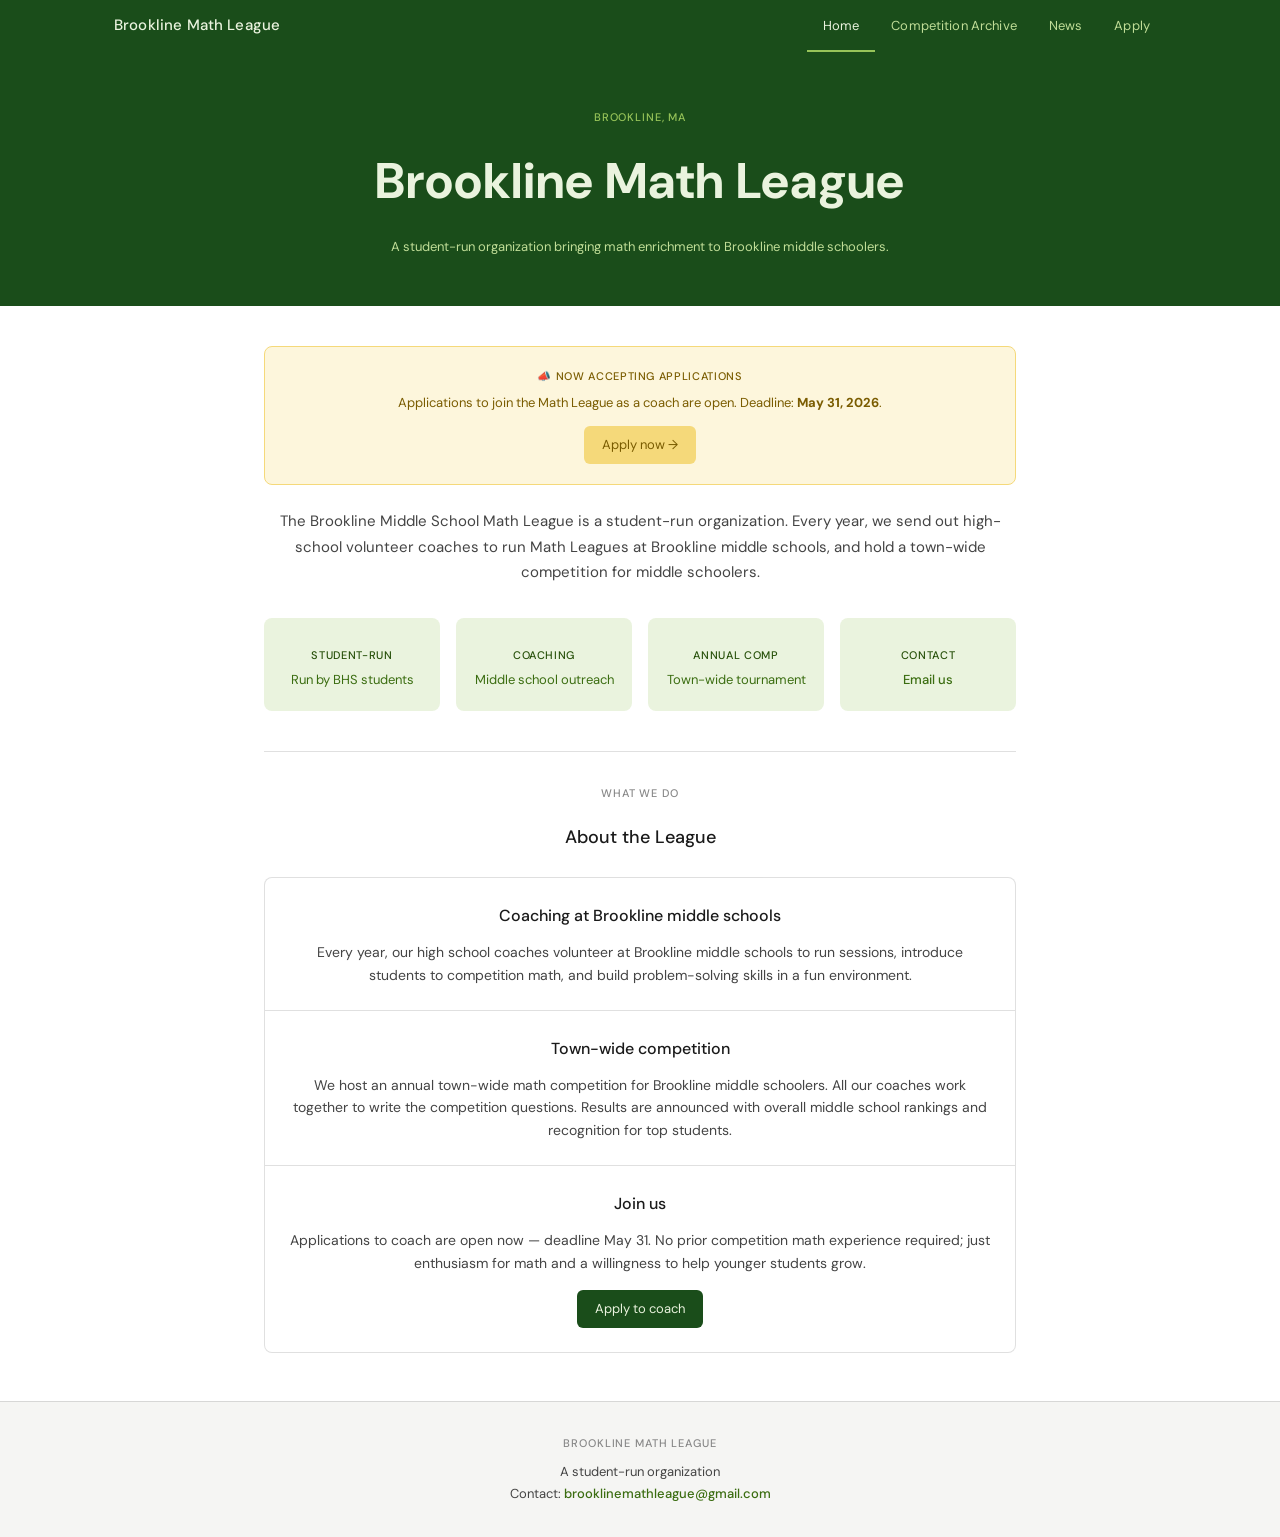
<file: index.html>
<!DOCTYPE html>
<html lang="en">
<head>
  <meta charset="UTF-8" />
  <meta name="viewport" content="width=device-width, initial-scale=1.0" />
  <title>Brookline Math League</title>
  <meta name="description" content="A student-run organization a bringing math enrichment and competition experience to Brookline middle schoolers." />
  <link rel="stylesheet" href="style.css" />
</head>
<body>

<header>
  <nav class="nav-inner">
    <a class="nav-brand" href="index.html">Brookline Math League</a>
    <ul class="nav-links">
      <li><a href="index.html" class="active">Home</a></li>
      <li><a href="competition-archive.html">Competition Archive</a></li>
      <li><a href="news.html">News</a></li>
      <li><a href="apply.html">Apply</a></li>
    </ul>
  </nav>
</header>

<div class="hero">
  <div class="hero-eyebrow">Brookline, MA</div>
  <h1><b>Brookline Math League</b></h1>
  <p>A student-run organization bringing math enrichment to Brookline middle schoolers.</p>
</div>

<main>

  <div class="notice notice-gold">
    <div class="notice-title">📣 Now Accepting Applications</div>
    <p>Applications to join the Math League as a coach are open. Deadline: <strong>May 31, 2026</strong>.</p>
    <div style="margin-top:0.75rem;">
      <a href="https://forms.gle/GKgvSdBBaipKtwSX9" target="_blank" class="btn btn-gold">Apply now →</a>
    </div>
  </div>

  <p class="intro-text">
    The Brookline Middle School Math League is a student-run organization. Every year, we send out high-school volunteer coaches to run Math Leagues at Brookline middle schools, and hold a town-wide competition for middle schoolers.
  </p>

  <div class="highlights">
    <div class="highlight-card">
      <div class="hc-icon"></div>
      <div class="hc-label">Student-run</div>
      <div class="hc-value">Run by BHS students</div>
    </div>
    <div class="highlight-card">
      <div class="hc-icon"></div>
      <div class="hc-label">Coaching</div>
      <div class="hc-value">Middle school outreach</div>
    </div>
    <div class="highlight-card">
      <div class="hc-icon"></div>
      <div class="hc-label">Annual comp</div>
      <div class="hc-value">Town-wide tournament</div>
    </div>
    <div class="highlight-card">
      <div class="hc-icon"></div>
      <div class="hc-label">Contact</div>
      <div class="hc-value"><a href="mailto:brooklinemathleague@gmail.com">Email us</a></div>
    </div>
  </div>

  <hr class="divider" />

  <div class="section-label">What we do</div>
  <h2 class="section-heading">About the League</h2>

  <div class="block-stack">
    <div class="content-block">
      <h3>Coaching at Brookline middle schools</h3>
      <p>Every year, our high school coaches volunteer at Brookline middle schools to run sessions, introduce students to competition math, and build problem-solving skills in a fun environment.</p>
    </div>
    <div class="content-block">
      <h3>Town-wide competition</h3>
      <p>We host an annual town-wide math competition for Brookline middle schoolers. All our coaches work together to write the competition questions. Results are announced with overall middle school rankings and recognition for top students.</p>
    </div>
    <div class="content-block">
      <h3>Join us</h3>
      <p>Applications to coach are open now — deadline May 31. No prior competition math experience required; just enthusiasm for math and a willingness to help younger students grow.</p>
      <div style="margin-top:1rem;">
        <a href="apply.html" class="btn btn-primary">Apply to coach</a>
      </div>
    </div>
  </div>

</main>

<footer>
  <div class="footer-label">Brookline Math League</div>
  <p>A student-run organization<br />
  Contact: <a href="mailto:brooklinemathleague@gmail.com">brooklinemathleague@gmail.com</a></p>
</footer>

</body>
</html>
</file>
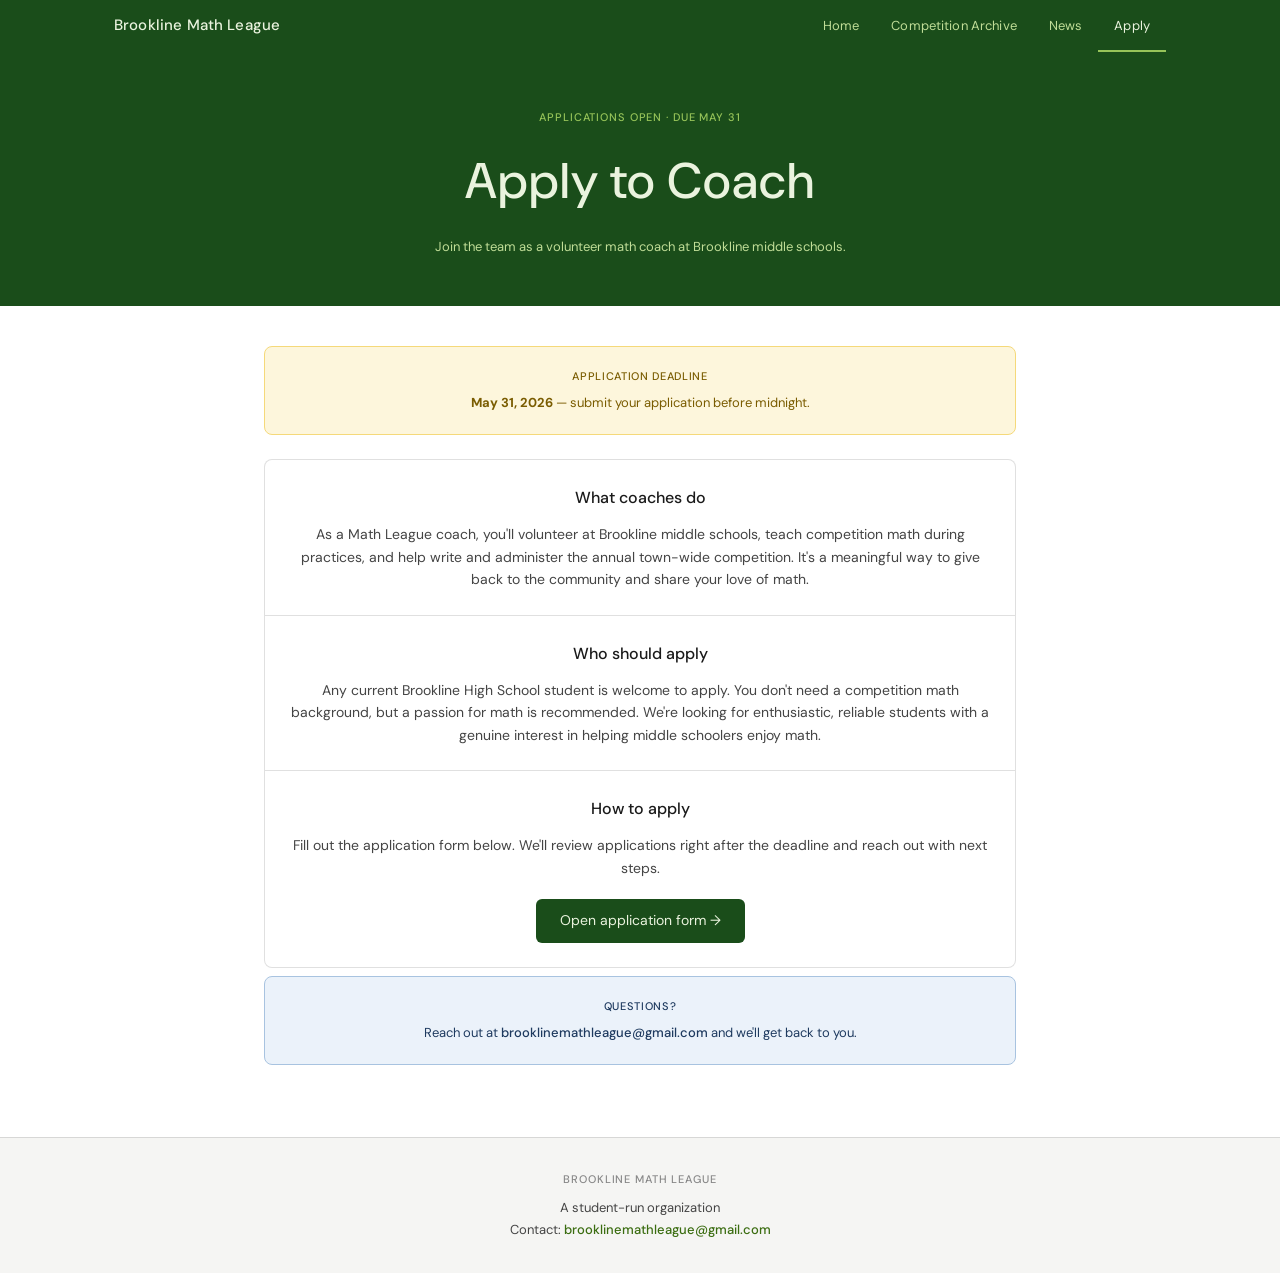
<file: apply.html>
<!DOCTYPE html>
<html lang="en">
<head>
  <meta charset="UTF-8" />
  <meta name="viewport" content="width=device-width, initial-scale=1.0" />
  <title>Apply — Brookline Math League</title>
  <meta name="description" content="Apply to join the Brookline Math League as a volunteer coach. Applications due May 31 at 11:59 PM." />
  <link rel="stylesheet" href="style.css" />
</head>
<body>

<header>
  <nav class="nav-inner">
    <a class="nav-brand" href="index.html">Brookline Math League</a>
    <ul class="nav-links">
      <li><a href="index.html">Home</a></li>
      <li><a href="competition-archive.html">Competition Archive</a></li>
      <li><a href="news.html">News</a></li>
      <li><a href="apply.html" class="active">Apply</a></li>
    </ul>
  </nav>
</header>

<div class="hero">
  <div class="hero-eyebrow">Applications open · Due May 31</div>
  <h1>Apply to Coach</h1>
  <p>Join the team as a volunteer math coach at Brookline middle schools.</p>
</div>

<main>

  <div class="notice notice-gold">
    <div class="notice-title">Application deadline</div>
    <p><strong>May 31, 2026</strong> — submit your application before midnight.</p>
  </div>

  <div class="block-stack">
    <div class="content-block">
      <h3>What coaches do</h3>
      <p>As a Math League coach, you'll volunteer at Brookline middle schools, teach competition math during practices, and help write and administer the annual town-wide competition. It's a meaningful way to give back to the community and share your love of math.</p>
    </div>
    <div class="content-block">
      <h3>Who should apply</h3>
      <p>Any current Brookline High School student is welcome to apply. You don't need a competition math background, but a passion for math is recommended. We're looking for enthusiastic, reliable students with a genuine interest in helping middle schoolers enjoy math.</p>
    </div>
    <div class="content-block">
      <h3>How to apply</h3>
      <p>Fill out the application form below. We'll review applications right after the deadline and reach out with next steps.</p>
      <div style="margin-top:1.25rem;">
        <a href="https://forms.gle/GKgvSdBBaipKtwSX9" target="_blank" class="btn btn-primary" style="font-size:14px; padding:10px 24px;">Open application form →</a>
      </div>
    </div>
  </div>

  <div class="notice notice-slate" style="margin-top:0.5rem;">
    <div class="notice-title">Questions?</div>
    <p>Reach out at <a href="mailto:brooklinemathleague@gmail.com">brooklinemathleague@gmail.com</a> and we'll get back to you.</p>
  </div>

</main>

<footer>
  <div class="footer-label">Brookline Math League</div>
  <p>A student-run organization<br />
  Contact: <a href="mailto:brooklinemathleague@gmail.com">brooklinemathleague@gmail.com</a></p>
</footer>

</body>
</html>
</file>
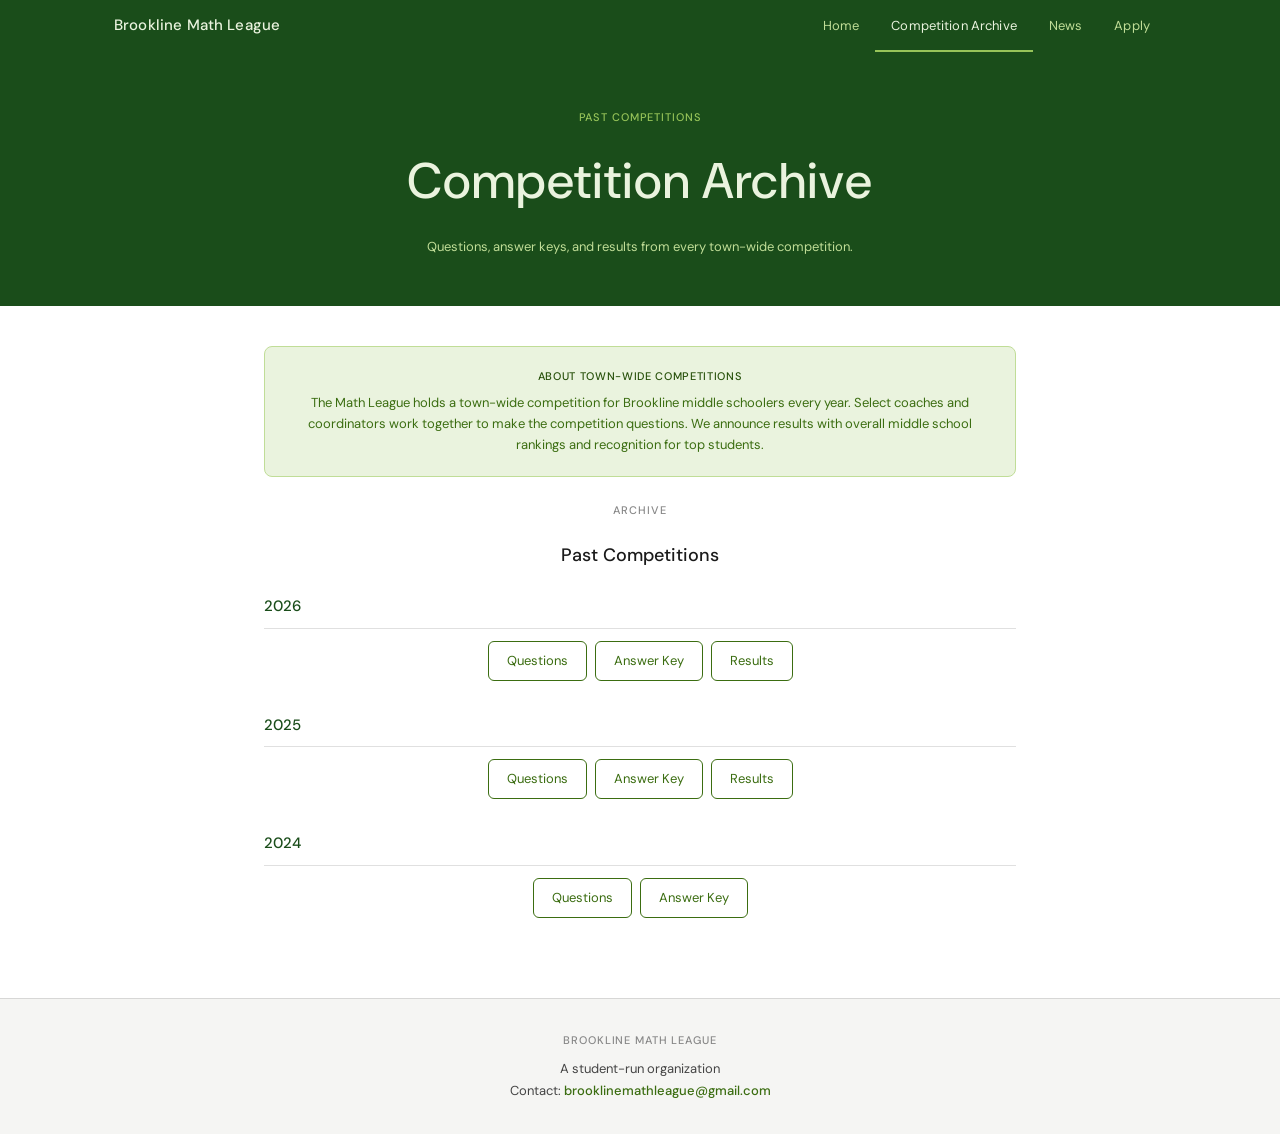
<file: competition-archive.html>
<!DOCTYPE html>
<html lang="en">
<head>
  <meta charset="UTF-8" />
  <meta name="viewport" content="width=device-width, initial-scale=1.0" />
  <title>Competition Archive — Brookline Math League</title>
  <meta name="description" content="Questions, answer keys, and results from every Brookline Math League town-wide competition." />
  <link rel="stylesheet" href="style.css" />
</head>
<body>

<header>
  <nav class="nav-inner">
    <a class="nav-brand" href="index.html">Brookline Math League</a>
    <ul class="nav-links">
      <li><a href="index.html">Home</a></li>
      <li><a href="competition-archive.html" class="active">Competition Archive</a></li>
      <li><a href="news.html">News</a></li>
      <li><a href="apply.html">Apply</a></li>
    </ul>
  </nav>
</header>

<div class="hero">
  <div class="hero-eyebrow">Past competitions</div>
  <h1>Competition Archive</h1>
  <p>Questions, answer keys, and results from every town-wide competition.</p>
</div>

<main>

  <div class="notice notice-green">
    <div class="notice-title">About Town-Wide Competitions</div>
    <p>The Math League holds a town-wide competition for Brookline middle schoolers every year. Select coaches and coordinators work together to make the competition questions. We announce results with overall middle school rankings and recognition for top students.</p>
  </div>

  <div class="section-label">Archive</div>
  <h2 class="section-heading">Past Competitions</h2>

  <div class="comp-year">
    <h3>2026</h3>
    <div class="comp-links">
      <a href="https://docs.google.com/document/d/1OXW0HxPo_0QNsVs7UZJidDaKzH2k_lq6brU32YjEoys/edit?usp=sharing" target="_blank" class="btn btn-secondary">Questions</a>
      <a href="https://docs.google.com/document/d/18tfF_MXOSjOUT-a3K_bJBq4tgSg5coBb0NRInlCEJ-A/edit?usp=sharing" target="_blank" class="btn btn-secondary">Answer Key</a>
      <a href="https://docs.google.com/presentation/d/12cgHz49Psiavoda9v7oUluVkq6vnOXv6Tmo2OTUY3Ck/edit?usp=sharing" target="_blank" class="btn btn-secondary">Results</a>
    </div>
  </div>

  <div class="comp-year">
    <h3>2025</h3>
    <div class="comp-links">
      <a href="https://docs.google.com/document/d/1_GDgJGwf_2YB-JxHTyxcTEJgc5JVuJlWMQgySzkKrCw/edit?usp=sharing" target="_blank" class="btn btn-secondary">Questions</a>
      <a href="https://docs.google.com/document/d/1cX_SwY1YsZ9TadYcKiyBpi7WQYBpMGDIIcMWbhV7nK8/edit?tab=t.0" target="_blank" class="btn btn-secondary">Answer Key</a>
      <a href="https://docs.google.com/presentation/d/1IpGzDSyoUXgXxcxBdHqC7aLGPNbZKLA9V6jaKvvfyxc/edit" target="_blank" class="btn btn-secondary">Results</a>
    </div>
  </div>

  <div class="comp-year">
    <h3>2024</h3>
    <div class="comp-links">
      <a href="https://docs.google.com/document/d/1NViW1ONmQXqdAGtNbeYj86Ifd4pC9pH7yzIZ-GlK99I/edit?usp=sharing" target="_blank" class="btn btn-secondary">Questions</a>
      <a href="https://docs.google.com/document/d/1B39Fw7CY7tdaOwHSMDEgxBan0JDNk6_SL9eFW4zkhY0/edit?tab=t.0" target="_blank" class="btn btn-secondary">Answer Key</a>
    </div>
  </div>

</main>

<footer>
  <div class="footer-label">Brookline Math League</div>
  <p>A student-run organization<br />
  Contact: <a href="mailto:brooklinemathleague@gmail.com">brooklinemathleague@gmail.com</a></p>
</footer>

</body>
</html>
</file>
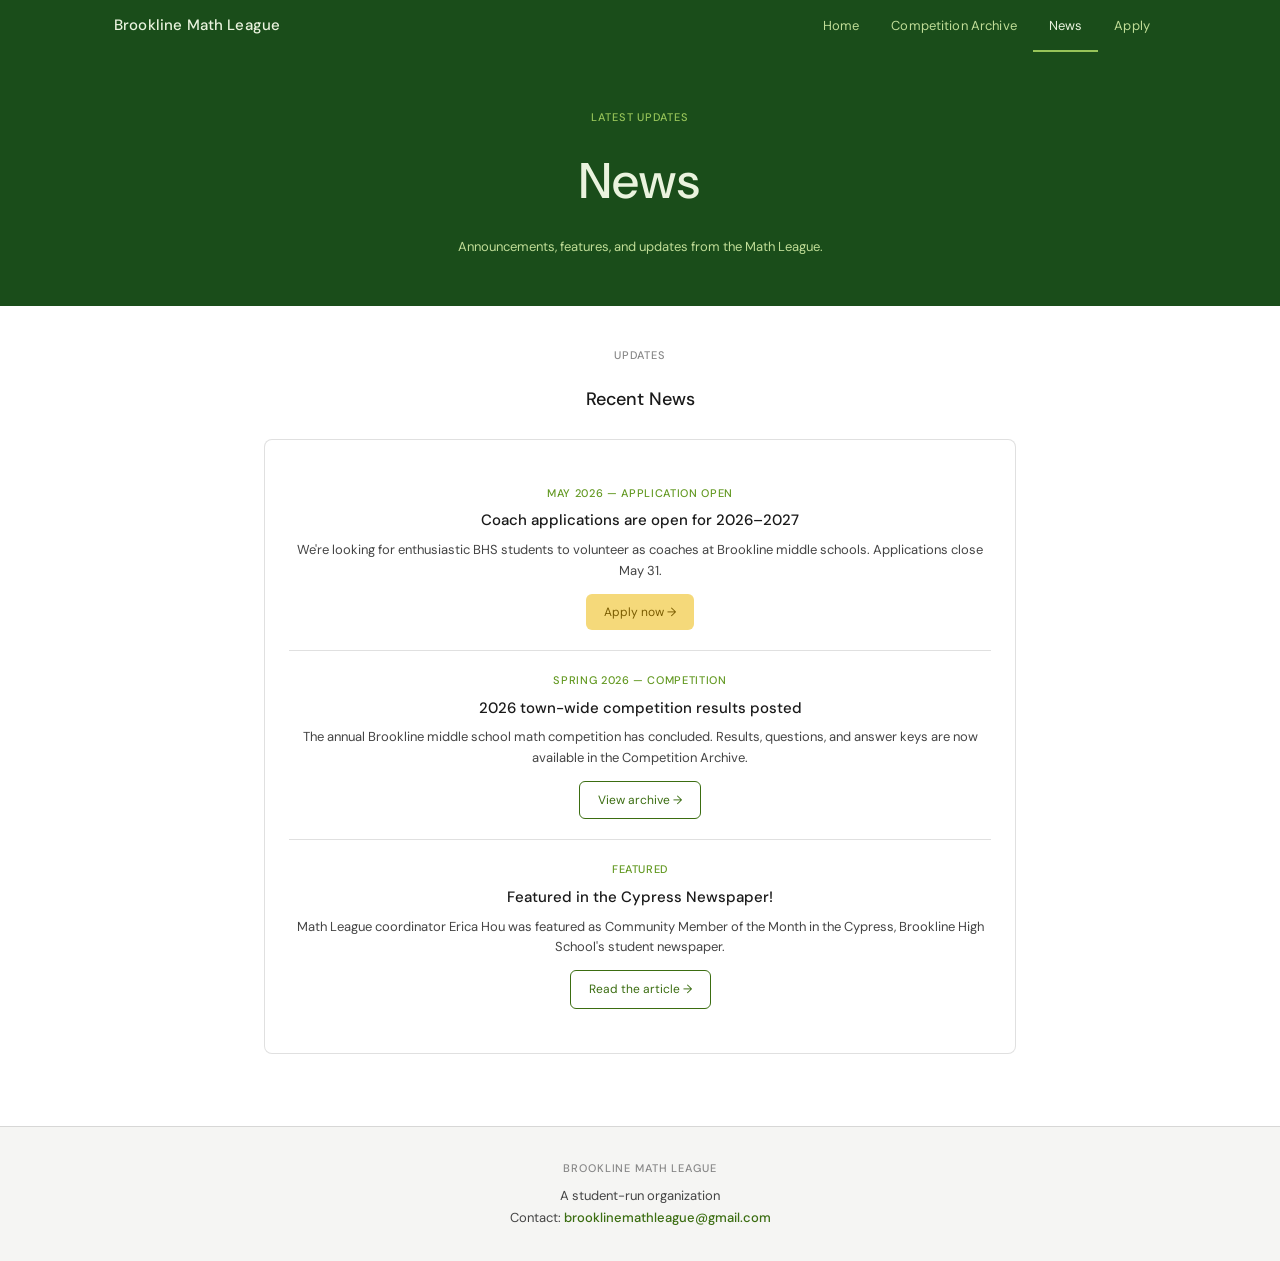
<file: news.html>
<!DOCTYPE html>
<html lang="en">
<head>
  <meta charset="UTF-8" />
  <meta name="viewport" content="width=device-width, initial-scale=1.0" />
  <title>News — Brookline Math League</title>
  <meta name="description" content="Announcements, features, and updates from the Brookline Math League." />
  <link rel="stylesheet" href="style.css" />
</head>
<body>

<header>
  <nav class="nav-inner">
    <a class="nav-brand" href="index.html">Brookline Math League</a>
    <ul class="nav-links">
      <li><a href="index.html">Home</a></li>
      <li><a href="competition-archive.html">Competition Archive</a></li>
      <li><a href="news.html" class="active">News</a></li>
      <li><a href="apply.html">Apply</a></li>
    </ul>
  </nav>
</header>

<div class="hero">
  <div class="hero-eyebrow">Latest updates</div>
  <h1>News</h1>
  <p>Announcements, features, and updates from the Math League.</p>
</div>

<main>

  <div class="section-label">Updates</div>
  <h2 class="section-heading">Recent News</h2>

  <div class="content-block">

    <div class="news-item">
      <div class="news-date">May 2026 — Application Open</div>
      <h3>Coach applications are open for 2026–2027</h3>
      <p>We're looking for enthusiastic BHS students to volunteer as coaches at Brookline middle schools. Applications close May 31.</p>
      <div style="margin-top:0.75rem;">
        <a href="https://forms.gle/GKgvSdBBaipKtwSX9" target="_blank" class="btn btn-gold" style="font-size:12px;">Apply now →</a>
      </div>
    </div>

    <div class="news-item">
      <div class="news-date">Spring 2026 — Competition</div>
      <h3>2026 town-wide competition results posted</h3>
      <p>The annual Brookline middle school math competition has concluded. Results, questions, and answer keys are now available in the Competition Archive.</p>
      <div style="margin-top:0.75rem;">
        <a href="competition-archive.html" class="btn btn-secondary" style="font-size:12px;">View archive →</a>
      </div>
    </div>

    <div class="news-item">
      <div class="news-date">Featured</div>
      <h3>Featured in the Cypress Newspaper!</h3>
      <p>Math League coordinator Erica Hou was featured as Community Member of the Month in the Cypress, Brookline High School's student newspaper.</p>
      <div style="margin-top:0.75rem;">
        <a href="https://thecypressonline.com/56304/news/community-member-of-the-month-erica-hou-exponentially-helps-math-league/" target="_blank" class="btn btn-secondary" style="font-size:12px;">Read the article →</a>
      </div>
    </div>

  </div>

</main>

<footer>
  <div class="footer-label">Brookline Math League</div>
  <p>A student-run organization<br />
  Contact: <a href="mailto:brooklinemathleague@gmail.com">brooklinemathleague@gmail.com</a></p>
</footer>

</body>
</html>
</file>
<file: style.css>
@import url('https://fonts.googleapis.com/css2?family=DM+Sans:ital,wght@0,400;0,500;1,400&display=swap');

*, *::before, *::after { box-sizing: border-box; margin: 0; padding: 0; }

:root {
  --forest:       #1A4D1A;
  --deep:         #27500A;
  --mid:          #3B6D11;
  --accent:       #639922;
  --bright:       #97C459;
  --soft:         #C0DD97;
  --pale:         #EAF3DE;

  --deep-gold:    #7A5C00;
  --light-gold:   #F5D97A;
  --pale-gold:    #FDF6DC;

  --deep-slate:   #1E3A5F;
  --light-slate:  #A8C3E0;
  --pale-slate:   #EBF2FA;

  --color-text-primary:        #1a1a1a;
  --color-text-secondary:      #444;
  --color-text-tertiary:       #888;
  --color-background-primary:  #fff;
  --color-background-secondary:#f5f5f3;
  --color-border-tertiary:     rgba(0,0,0,0.12);

  --max-width: 800px;
  --font: 'DM Sans', sans-serif;
}

body {
  font-family: var(--font);
  font-size: 15px;
  line-height: 1.7;
  color: var(--color-text-primary);
  background: var(--color-background-primary);
  min-height: 100vh;
  display: flex;
  flex-direction: column;
}

/* ── NAV ── */
header {
  background: var(--forest);
  position: sticky;
  top: 0;
  z-index: 100;
}

.nav-inner {
  max-width: 1100px;
  margin: 0 auto;
  padding: 0 1.5rem;
  height: 52px;
  display: flex;
  align-items: center;
  gap: 2rem;
}

.nav-brand {
  color: var(--pale);
  font-size: 15px;
  font-weight: 500;
  text-decoration: none;
  letter-spacing: 0.01em;
  white-space: nowrap;
  flex-shrink: 0;
}

.nav-links {
  display: flex;
  align-items: center;
  gap: 0;
  list-style: none;
  margin-left: auto;
}

.nav-links a {
  display: block;
  padding: 0 1rem;
  height: 52px;
  line-height: 52px;
  color: var(--soft);
  font-size: 13px;
  font-weight: 400;
  text-decoration: none;
  letter-spacing: 0.01em;
  border-bottom: 2px solid transparent;
  transition: color 0.15s, border-color 0.15s;
}

.nav-links a:hover { color: var(--pale); }
.nav-links a.active {
  color: var(--pale);
  border-bottom-color: var(--bright);
}

/* ── HERO ── */
.hero {
  background: var(--forest);
  padding: 3.5rem 1.5rem 3rem;
  text-align: center;
}

.hero-eyebrow {
  font-size: 11px;
  font-weight: 500;
  letter-spacing: 0.08em;
  text-transform: uppercase;
  color: var(--bright);
  margin-bottom: 0.75rem;
}

.hero h1 {
  font-size: 50px;
  font-weight: 500;
  color: var(--pale);
  letter-spacing: 0.02em;
  margin-bottom: 0.75rem;
}

.hero p {
  font-size: 13px;
  color: var(--soft);
  line-height: 1.7;
  max-width: 540px;
  margin: 0 auto;
}

/* ── MAIN ── */
main {
  flex: 1;
  width: 100%;
  max-width: var(--max-width);
  margin: 0 auto;
  padding: 2.5rem 1.5rem 3rem;
}

/* ── TYPOGRAPHY ── */
.section-label {
  font-size: 11px;
  font-weight: 500;
  text-transform: uppercase;
  letter-spacing: 0.08em;
  color: var(--color-text-tertiary);
  text-align: center;
  margin-bottom: 1.25rem;
}

h2.section-heading {
  font-size: 18px;
  font-weight: 500;
  text-align: center;
  color: var(--color-text-primary);
  margin-bottom: 1.5rem;
}

/* ── CONTENT BLOCK ── */
.content-block {
  background: var(--color-background-primary);
  border: 0.5px solid var(--color-border-tertiary);
  border-radius: 8px;
  padding: 1.5rem;
  margin-bottom: 1.5rem;
  text-align: center;
}

.content-block h3 {
  font-size: 16px;
  font-weight: 500;
  margin-bottom: 0.75rem;
  color: var(--color-text-primary);
}

.content-block p {
  font-size: 14px;
  color: var(--color-text-secondary);
  line-height: 1.6;
}

/* Stacked blocks (no gap between them) */
.block-stack .content-block {
  border-radius: 0;
  margin-bottom: 0;
  border-bottom: none;
}
.block-stack .content-block:first-child { border-radius: 8px 8px 0 0; }
.block-stack .content-block:last-child  { border-radius: 0 0 8px 8px; border-bottom: 0.5px solid var(--color-border-tertiary); }

/* ── NOTICE BLOCKS ── */
.notice {
  border-radius: 8px;
  padding: 1.25rem 1.5rem;
  margin-bottom: 1.5rem;
  text-align: center;
}

.notice-title {
  font-size: 11px;
  font-weight: 500;
  text-transform: uppercase;
  letter-spacing: 0.06em;
  margin-bottom: 0.5rem;
}

.notice-green { background: var(--pale); border: 0.5px solid var(--soft); }
.notice-green .notice-title { color: var(--deep); }
.notice-green p  { font-size: 13px; color: var(--mid); line-height: 1.6; }
.notice-green a  { color: #173404; text-decoration: underline; }

.notice-gold { background: var(--pale-gold); border: 0.5px solid var(--light-gold); }
.notice-gold .notice-title { color: var(--deep-gold); }
.notice-gold p   { font-size: 13px; color: var(--deep-gold); line-height: 1.6; }

.notice-slate { background: var(--pale-slate); border: 0.5px solid var(--light-slate); }
.notice-slate .notice-title { color: var(--deep-slate); }
.notice-slate p  { font-size: 13px; color: var(--deep-slate); line-height: 1.6; }
.notice-slate a  { color: var(--deep-slate); font-weight: 500; }

/* ── DIVIDER ── */
.divider {
  border: none;
  border-top: 0.5px solid var(--color-border-tertiary);
  margin: 2rem 0;
}

/* ── LINKS ── */
a { color: var(--mid); text-decoration: none; font-weight: 500; }
a:hover { color: var(--deep); text-decoration: underline; }

/* ── BUTTONS ── */
.btn {
  display: inline-block;
  padding: 8px 18px;
  border-radius: 6px;
  font-size: 13px;
  font-family: var(--font);
  cursor: pointer;
  text-decoration: none;
  transition: opacity 0.15s, background 0.15s;
  font-weight: 400;
}

.btn-primary  { background: var(--forest); color: var(--pale); border: none; }
.btn-primary:hover  { opacity: 0.85; color: var(--pale); text-decoration: none; }

.btn-secondary { background: transparent; color: var(--mid); border: 1px solid var(--mid); }
.btn-secondary:hover { background: var(--pale); text-decoration: none; }

.btn-gold { background: var(--light-gold); color: var(--deep-gold); border: none; }
.btn-gold:hover { opacity: 0.85; text-decoration: none; color: var(--deep-gold); }

/* ── HIGHLIGHTS GRID ── */
.highlights {
  display: grid;
  grid-template-columns: repeat(auto-fit, minmax(160px, 1fr));
  gap: 1rem;
  margin-bottom: 2.5rem;
}

.highlight-card {
  background: var(--pale);
  border-radius: 8px;
  padding: 1.25rem 1rem;
  text-align: center;
}

.highlight-card .hc-icon  { font-size: 22px; margin-bottom: 0.5rem; }
.highlight-card .hc-label { font-size: 11px; font-weight: 500; color: var(--deep); text-transform: uppercase; letter-spacing: 0.06em; }
.highlight-card .hc-value { font-size: 13px; color: var(--mid); margin-top: 0.25rem; }

/* ── COMPETITION YEAR ── */
.comp-year {
  margin-bottom: 2rem;
}

.comp-year h3 {
  font-size: 15px;
  font-weight: 500;
  color: var(--forest);
  margin-bottom: 0.75rem;
  padding-bottom: 0.5rem;
  border-bottom: 0.5px solid var(--color-border-tertiary);
}

.comp-links {
  display: flex;
  flex-wrap: wrap;
  gap: 0.5rem;
  justify-content: center;
}

/* ── NEWS ITEM ── */
.news-item {
  padding: 1.25rem 0;
  border-bottom: 0.5px solid var(--color-border-tertiary);
  text-align: center;
}
.news-item:last-child { border-bottom: none; }

.news-date {
  font-size: 11px;
  font-weight: 500;
  text-transform: uppercase;
  letter-spacing: 0.06em;
  color: var(--accent);
  margin-bottom: 0.35rem;
}

.news-item h3 {
  font-size: 15px;
  font-weight: 500;
  color: var(--color-text-primary);
  margin-bottom: 0.4rem;
}

.news-item p {
  font-size: 13px;
  color: var(--color-text-secondary);
  line-height: 1.6;
}

.intro-text {
  font-size: 15px;
  color: var(--color-text-secondary);
  line-height: 1.7;
  text-align: center;
  margin-bottom: 2rem;
}

/* ── FOOTER ── */
footer {
  background: var(--color-background-secondary);
  border-top: 0.5px solid var(--color-border-tertiary);
  padding: 2rem 1.5rem;
  text-align: center;
}

footer .footer-label {
  font-size: 11px;
  font-weight: 500;
  text-transform: uppercase;
  letter-spacing: 0.08em;
  color: var(--color-text-tertiary);
  margin-bottom: 0.5rem;
}

footer p { font-size: 13px; color: var(--color-text-secondary); line-height: 1.7; }
footer a  { color: var(--mid); }

/* ── RESPONSIVE ── */
@media (max-width: 600px) {
  .hero h1    { font-size: 22px; }
  .nav-brand  { font-size: 13px; }
  .nav-links a { padding: 0 0.6rem; font-size: 12px; }
}
</file>
